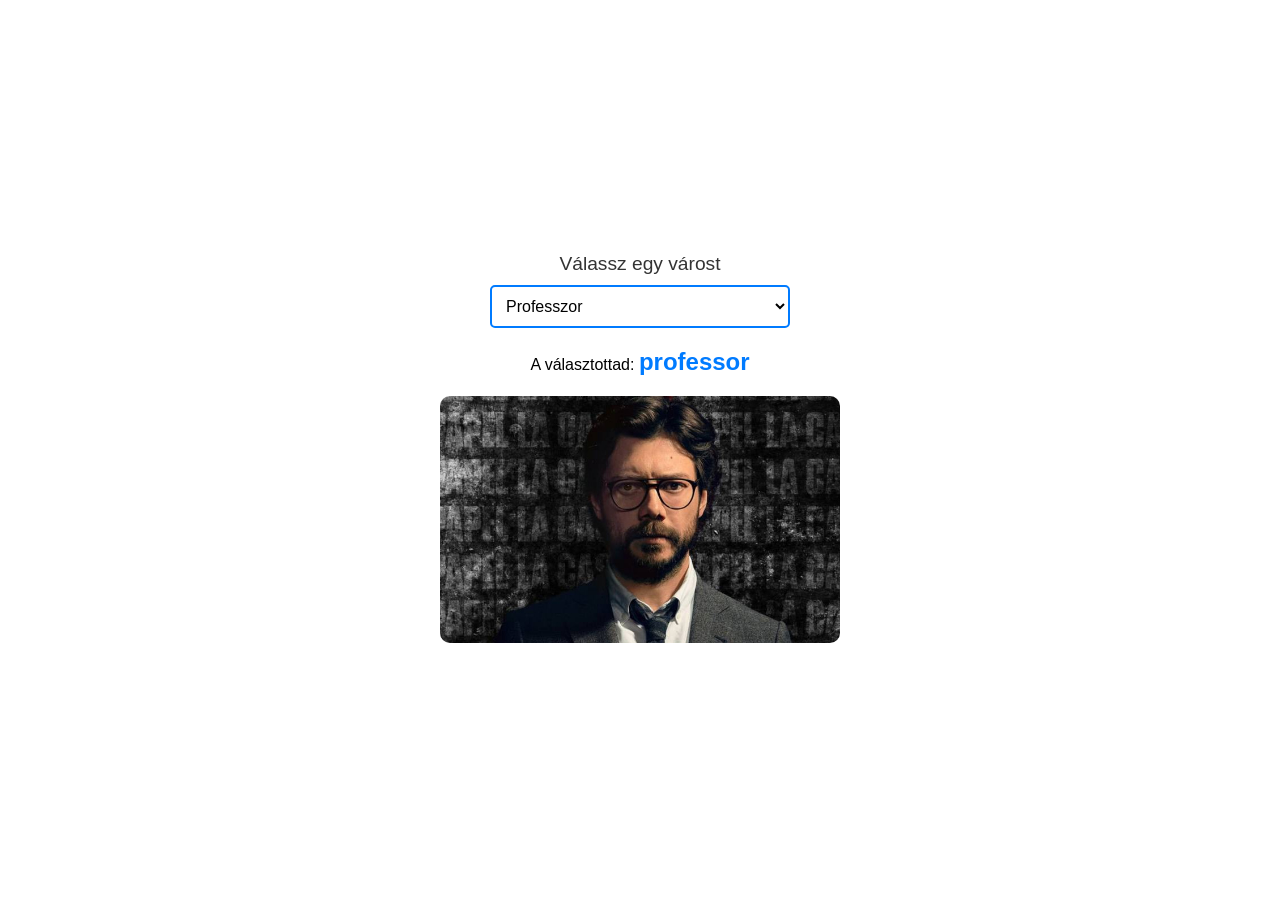
<file: 001_change_event/index.html>
<!DOCTYPE html>
<html lang="hu">

<head>
    <meta charset="UTF-8">
    <meta name="viewport" content="width=device-width, initial-scale=1.0">
    <title>Change Event</title>
    <link rel="stylesheet" href="style.css">
    <link rel="shortcut icon" href="./img/icon.svg" type="image/x-icon">
</head>

<body>
    <div class="container">
        <label for="city">Válassz egy várost</label>
        <select id="city" name="city">
            <option value="Berlin">Berlin</option>
            <option value="Tokyo">Tokyo</option>
            <option value="Rio">Rio</option>
            <option value="Nairobi">Nairobi</option>
            <option value="Lisbon">Lisszabon</option>
            <option value="Moscow">Moszkva</option>
            <option value="Denver">Denver</option>
            <option value="Stockholm">Stockholm</option>
            <option value="Helsinki">Helsinki</option>
            <option value="Professor" selected>Professzor</option>
        </select>
    </div>

    <div id="finish">
        <p>A választottad: <span id="demo">Berlin</span></p>
    
        <div id="image">
            
        </div>
    </div>

    <script src="script.js"></script>
</body>

</html>
</file>
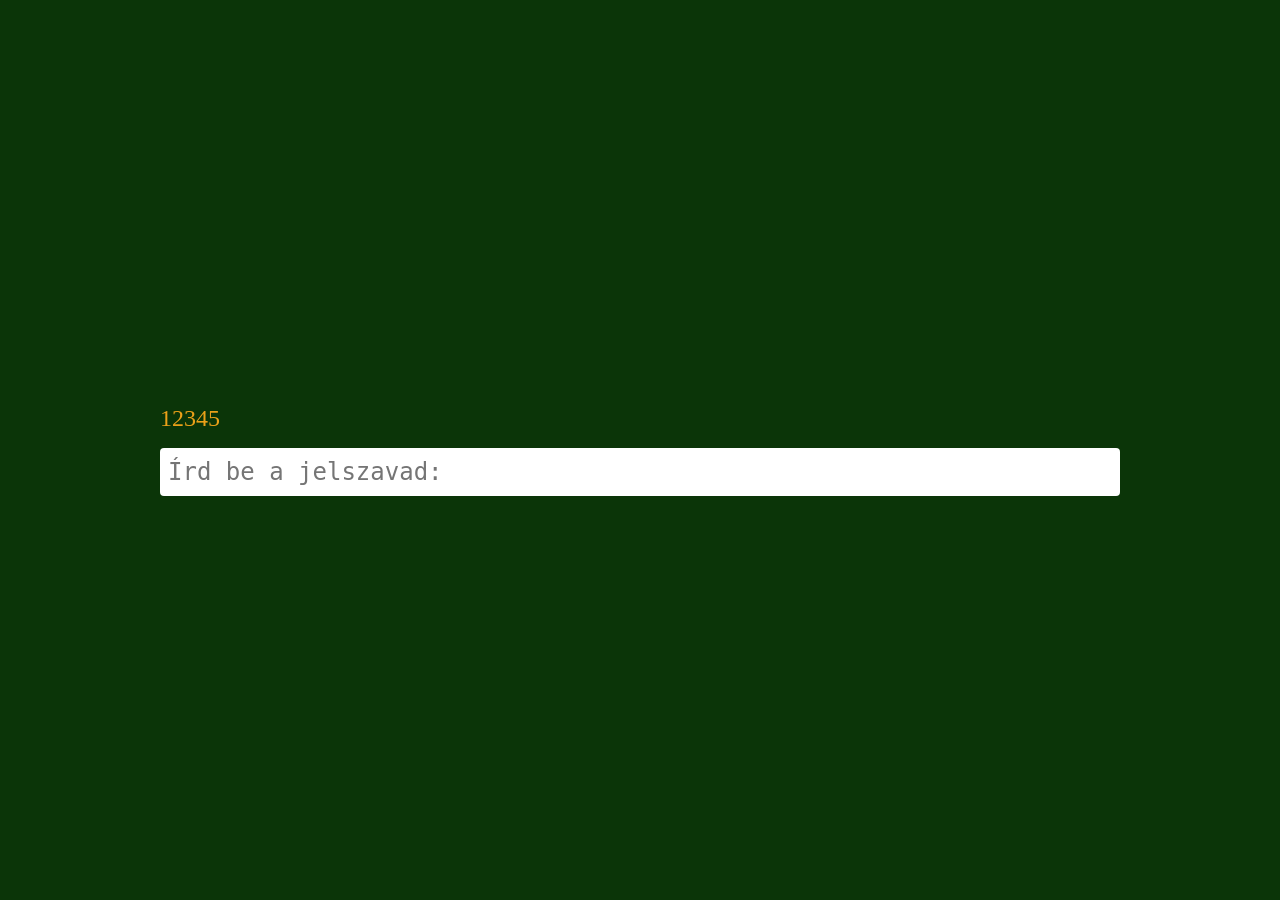
<file: 002_keypress_event/index.html>
<!DOCTYPE html>
<html lang="hu">
<head>
    <meta charset="UTF-8">
    <meta name="viewport" content="width=device-width, initial-scale=1.0">
    <title>Keypress-Keydown-Keyup event</title>
    <link rel="stylesheet" href="style.css">
</head>
<body>
    <div class="container">
        <span id="demo">12345</span>

        <textarea name="area" id="area" placeholder="Írd be a jelszavad:"></textarea>
    </div>

    <script src="script.js"></script>
</body>
</html>
</file>
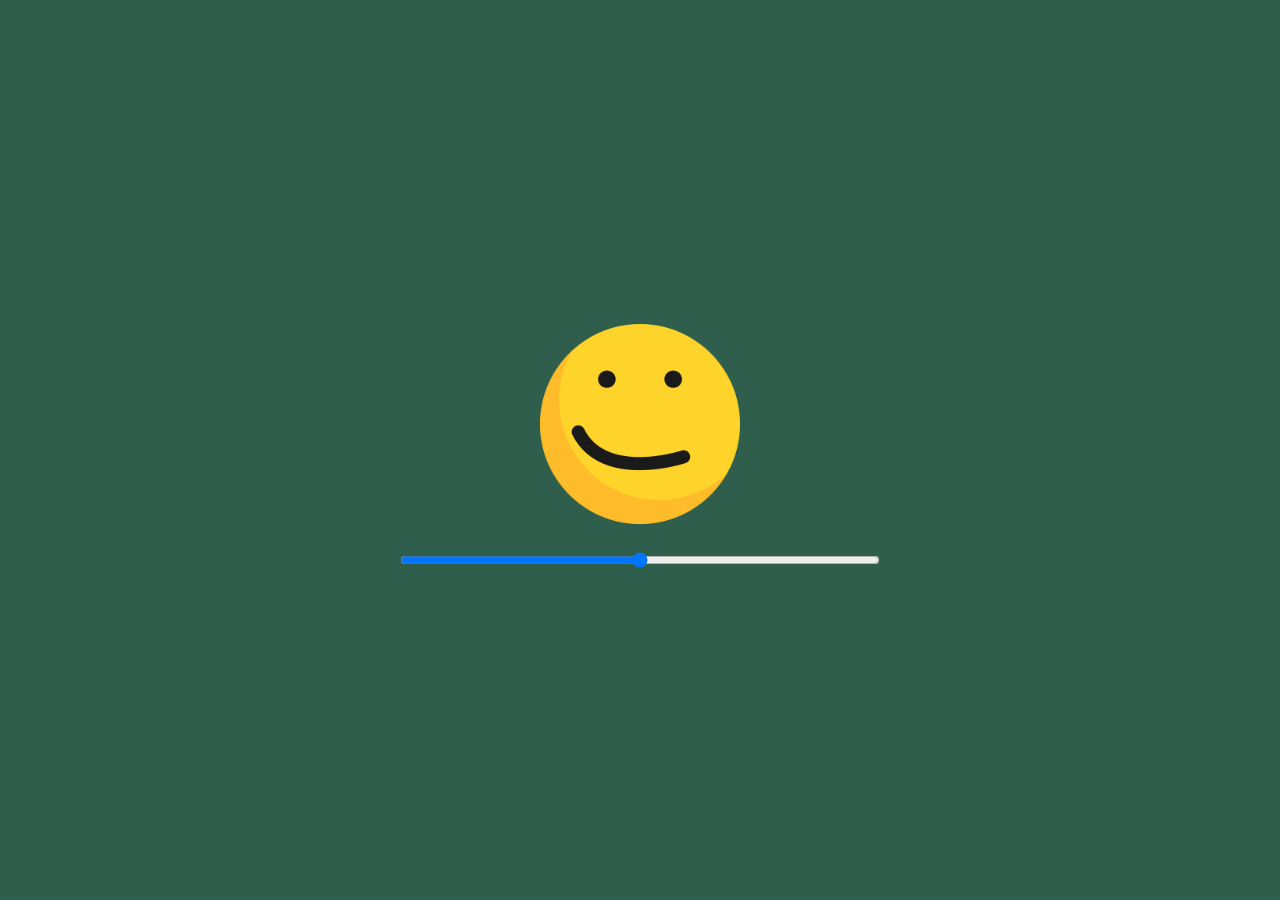
<file: 003_hangulat/index.html>
<!DOCTYPE html>
<html lang="hu">
<head>
    <meta charset="UTF-8">
    <meta name="viewport" content="width=device-width, initial-scale=1.0">
    <title>Hangulat</title>
    <link rel="stylesheet" href="style.css">
    <link rel="shortcut icon" href="./img/face.ico" type="image/x-icon">
</head>
<body>
    
<div class="container">
     <img src="./img/4.png" alt="hangulat" title="hangulat" id="kep">
     <input type="range" min="0" max="6" step="1" id="csuszka">
</div>

<script src="./script.js"></script>



</body>
</html>
</file>
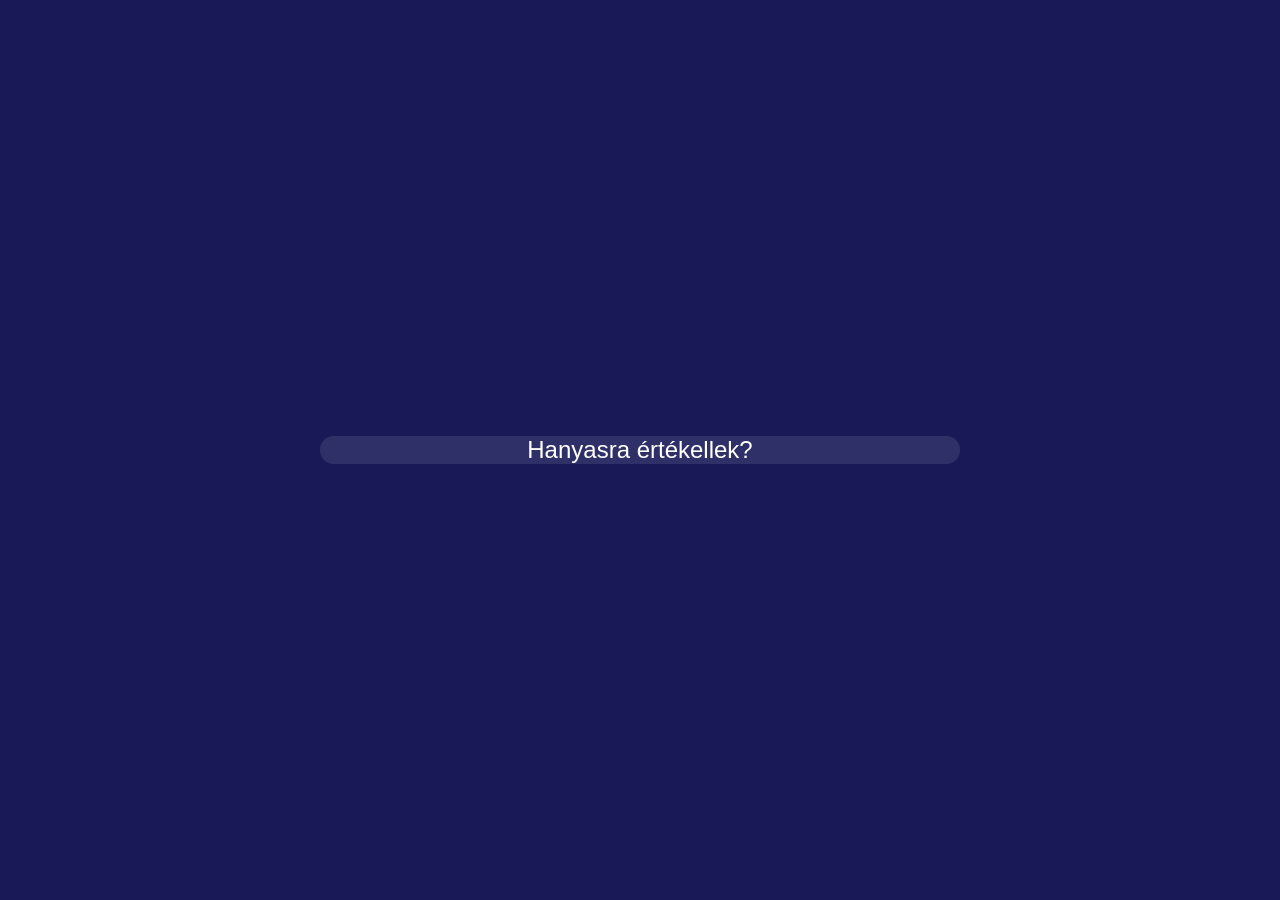
<file: 004_mouseover_event/index.html>
<!DOCTYPE html>
<html lang="hu">
<head>
    <meta charset="UTF-8">
    <meta name="viewport" content="width=device-width, initial-scale=1.0">
    <title>Mouseover - Mousevent</title>
    <link rel="stylesheet" href="./style.css">
    <link rel="shortcut icon" href="./img/kep.jpg" type="image/x-icon">
</head>


<body>
    
     <div id="demo">
        <p>Hanyasra értékellek?</p>
     </div>

     <script src="./script.js"></script>

</body>
</html>
</file>
<file: 001_change_event/style.css>
* {
    margin: 0;
    padding: 0;
    box-sizing: border-box;
}

body {
    font-family: Arial, Helvetica, sans-serif;
    display: flex;
    align-items: center;
    justify-content: center;
    height: 100vh;
    flex-direction: column;
}

.container {
    margin-bottom: 20px;
    text-align: center;
    width: 75%;
}

label {
    font-size: 1.2rem;
    margin-bottom: 10px;
    display: block;
    color: #333333;
}

select {
    padding: 10px;
    font-size: 1rem;
    border-radius: 5px;
    border: 2px solid #007BFF;
    background-color: #FFFFFF;
    cursor: pointer;
    width: 100%;
    max-width: 300px;
    display: block;
    margin: 0 auto;
}

#finish {
    text-align: center;
    max-width: 800px;
    width: 100%;
    margin: 0 auto;
}

#demo {
    font-size: 1.5rem;
    color: #007BFF;
    font-weight: bold;
    margin-top: 20px;
}

#image img {
    margin-top: 20px;
    max-width: 50%;
    height: auto;
    border-radius: 10px;
}

@media (max-width: 768px) {
    select {
        max-width: 100%;
    }

    #image img {
        max-width: 80%;
    }
}

@media (max-width: 480px) {
    #demo {
        font-size: 1.2rem;
    }

    #image img {
        max-width: 90%;
    }
}
</file>
<file: 002_keypress_event/style.css>
* {
    margin: 0;
    padding: 0;
    box-sizing: border-box;
}

html {
    font-size: 16px;
}

body {
    background: #0B3508;
    color: #EBA119;
    height: 100vh; /* vh = viewport height */
    display: flex;
    justify-content: center; /* vízszintes igazítás flex-nél és gridnél */
    align-items: center; /* függőleges igazítás flex-nél és gridnél, ehhez mindenképp kell a height: 100vh */
    font-size: 1.5rem; /* rem = ez a gyökér elemhez viszonyítja a méretet, az alapértelmezett a html-ben 16px. A 1.5rem = 16 * 1.5 = 24px */
}

.container {
    /* border: 10px solid black; */
    width: 75%;
    display: flex;
    flex-direction: column;
    gap: 1rem;
}

textarea {
    border-radius: 0.25rem;
    border: none;
    height: 3rem;
    line-height: 3rem;
    font-size: 1.5rem;
    text-indent: 0.5rem;
    outline: none;
    resize: none;
}
</file>
<file: 003_hangulat/style.css>
* {
    margin: 0;
    padding: 0;
    box-sizing: border-box;
}

html {
    font-size: 16px;
}

body {
    /*border: 3px solid red;*/
    background: #2f5e4d;
    min-height: 100vh;
    display: flex;
    justify-content: center;
    align-items: center;
}

.container{
    width: 75%;
    display: flex;
    flex-direction: column;
    justify-content: center;
    align-items: center;
    gap: 1.25rem;
}

.container > img {
    height: 200px;
}

.container > input{
    width: 50%;
    height: 2rem;
    background: gray;
    border-radius: 5rem;
    color: white;
}
</file>
<file: 004_mouseover_event/style.css>
* {
    margin: 0;
    padding: 0;
    box-sizing: border-box;
}

html {
    font-size: 16px;
}

body {
    font-family: Arial, Helvetica, sans-serif;
    background-color: rgb(25, 25, 88);
    color: white;
    font-size: 1.5rem;
    display: flex;
    justify-content: center;
    align-items: center;
    min-height: 100vh;
    user-select: none;
}

#demo {
    width: 50%;
    height: 50%;
    display: flex;
    justify-content: center;
    align-content: center;
    background: #FFFFFF1A;
    border-radius: 1rem;
    overflow: hidden;
    cursor: pointer;
}

#demo > img {
    max-height: 80%;
    max-width: 80%;
    border-radius: 0.75rem;
    border: 1px solid black;
    object-fit: contain;
}
</file>
